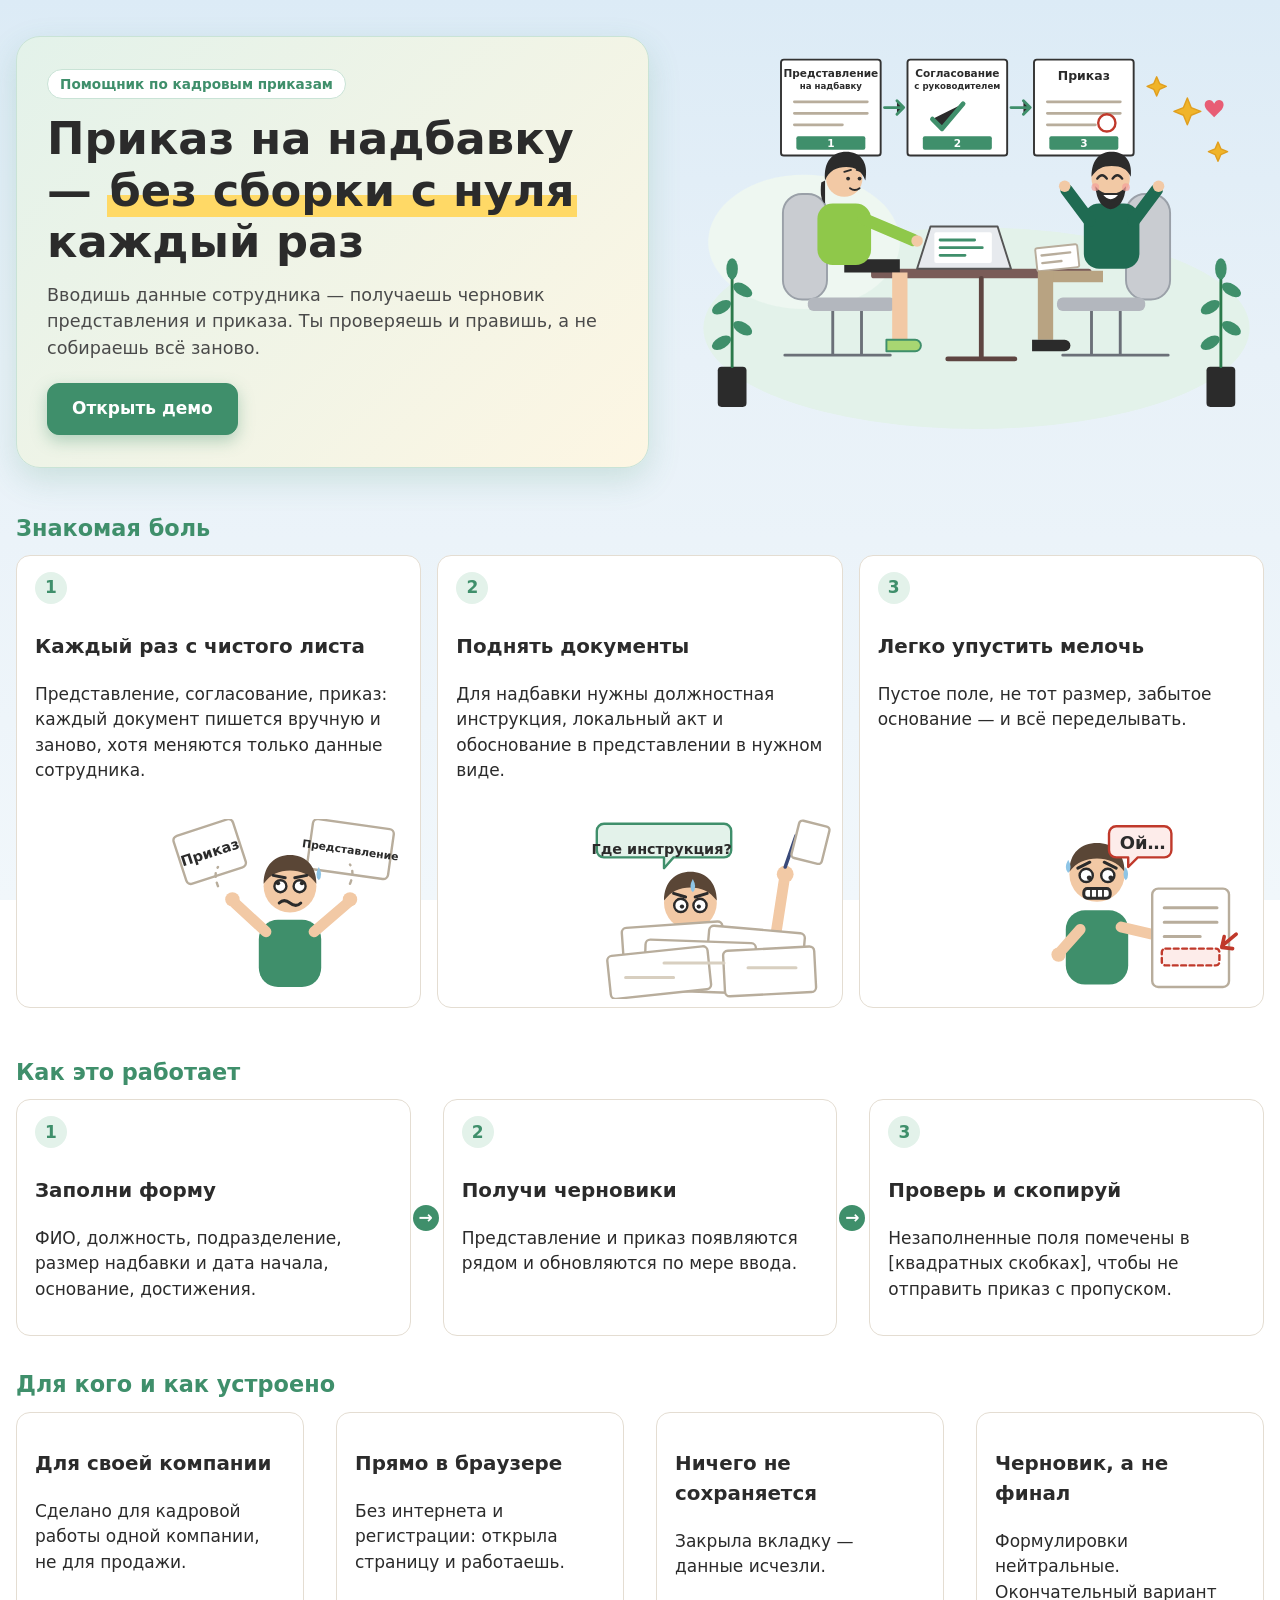
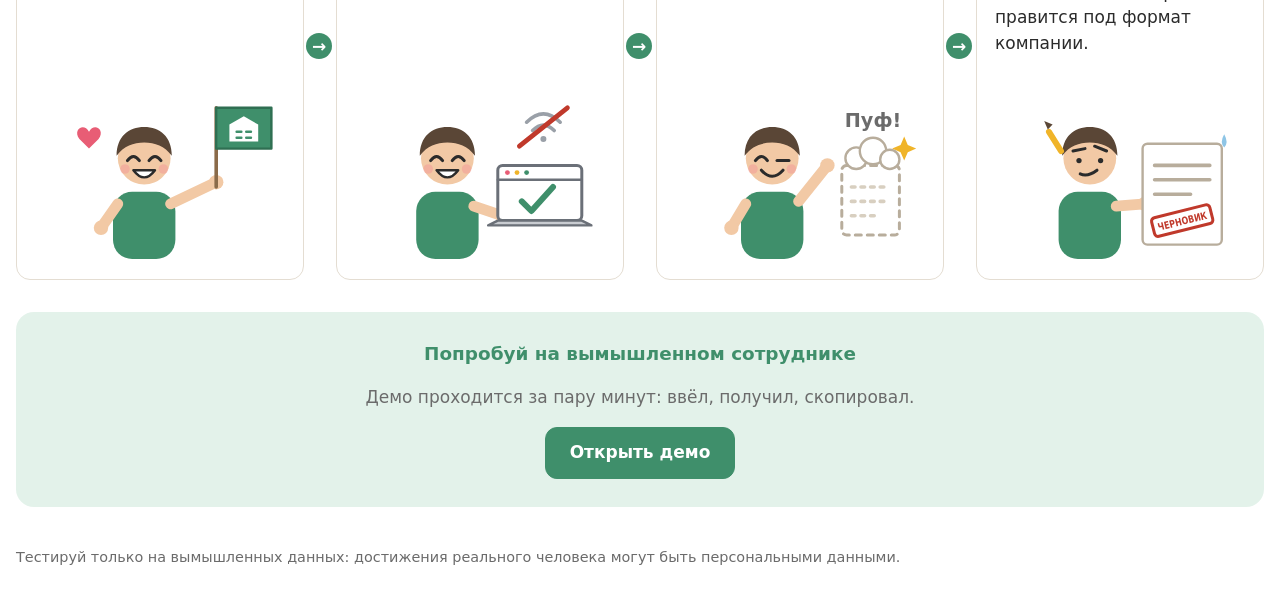
<file: index.html>
<!doctype html>
<html lang="ru">
<head>
<meta charset="utf-8">
<meta name="viewport" content="width=device-width, initial-scale=1">
<title>Помощник по приказу на надбавку</title>
<meta name="description" content="Черновик представления и приказа на надбавку за пару минут.">
<link rel="stylesheet" href="design-system.css">
</head>
<body>
<div class="page">

  <header class="hero">
    <div class="hero-card">
      <span class="badge">Помощник по кадровым приказам</span>
      <h1>Приказ на надбавку — <mark>без сборки с нуля</mark> каждый раз</h1>
      <p>Вводишь данные сотрудника — получаешь черновик представления и приказа. Ты проверяешь и правишь, а не собираешь всё заново.</p>
      <a class="btn" href="demo.html">Открыть демо</a>
    </div>
    <div class="hero-art">
      <img src="img/hero.svg?v=5" alt="Путь надбавки: представление, согласование с руководителем, приказ и довольный сотрудник">
    </div>
  </header>

  <section class="section">
    <h2>Знакомая боль</h2>
    <div class="grid3">
      <div class="card pain p1"><span class="step-num">1</span><h3>Каждый раз с чистого листа</h3><p>Представление, согласование, приказ: каждый документ пишется вручную и заново, хотя меняются только данные сотрудника.</p></div>
      <div class="card pain p2"><span class="step-num">2</span><h3>Поднять документы</h3><p>Для надбавки нужны должностная инструкция, локальный акт и обоснование в представлении в нужном виде.</p></div>
      <div class="card pain p3"><span class="step-num">3</span><h3>Легко упустить мелочь</h3><p>Пустое поле, не тот размер, забытое основание — и всё переделывать.</p></div>
    </div>
  </section>

  <section class="section">
    <h2>Как это работает</h2>
    <div class="flow three">
      <div class="card"><span class="step-num">1</span><h3>Заполни форму</h3><p>ФИО, должность, подразделение, размер надбавки и дата начала, основание, достижения.</p></div>
      <div class="card"><span class="step-num">2</span><h3>Получи черновики</h3><p>Представление и приказ появляются рядом и обновляются по мере ввода.</p></div>
      <div class="card"><span class="step-num">3</span><h3>Проверь и скопируй</h3><p>Незаполненные поля помечены в [квадратных скобках], чтобы не отправить приказ с пропуском.</p></div>
    </div>
  </section>

  <section class="section">
    <h2>Для кого и как устроено</h2>
    <div class="flow">
      <div class="card pic q1"><h3>Для своей компании</h3><p>Сделано для кадровой работы одной компании, не для продажи.</p></div>
      <div class="card pic q2"><h3>Прямо в браузере</h3><p>Без интернета и регистрации: открыла страницу и работаешь.</p></div>
      <div class="card pic q3"><h3>Ничего не сохраняется</h3><p>Закрыла вкладку — данные исчезли.</p></div>
      <div class="card pic q4"><h3>Черновик, а не финал</h3><p>Формулировки нейтральные. Окончательный вариант правится под формат компании.</p></div>
    </div>
  </section>

  <section class="cta">
    <h2>Попробуй на вымышленном сотруднике</h2>
    <p>Демо проходится за пару минут: ввёл, получил, скопировал.</p>
    <a class="btn" href="demo.html">Открыть демо</a>
  </section>

  <footer>Тестируй только на вымышленных данных: достижения реального человека могут быть персональными данными.</footer>
</div>
</body>
</html>
</file>
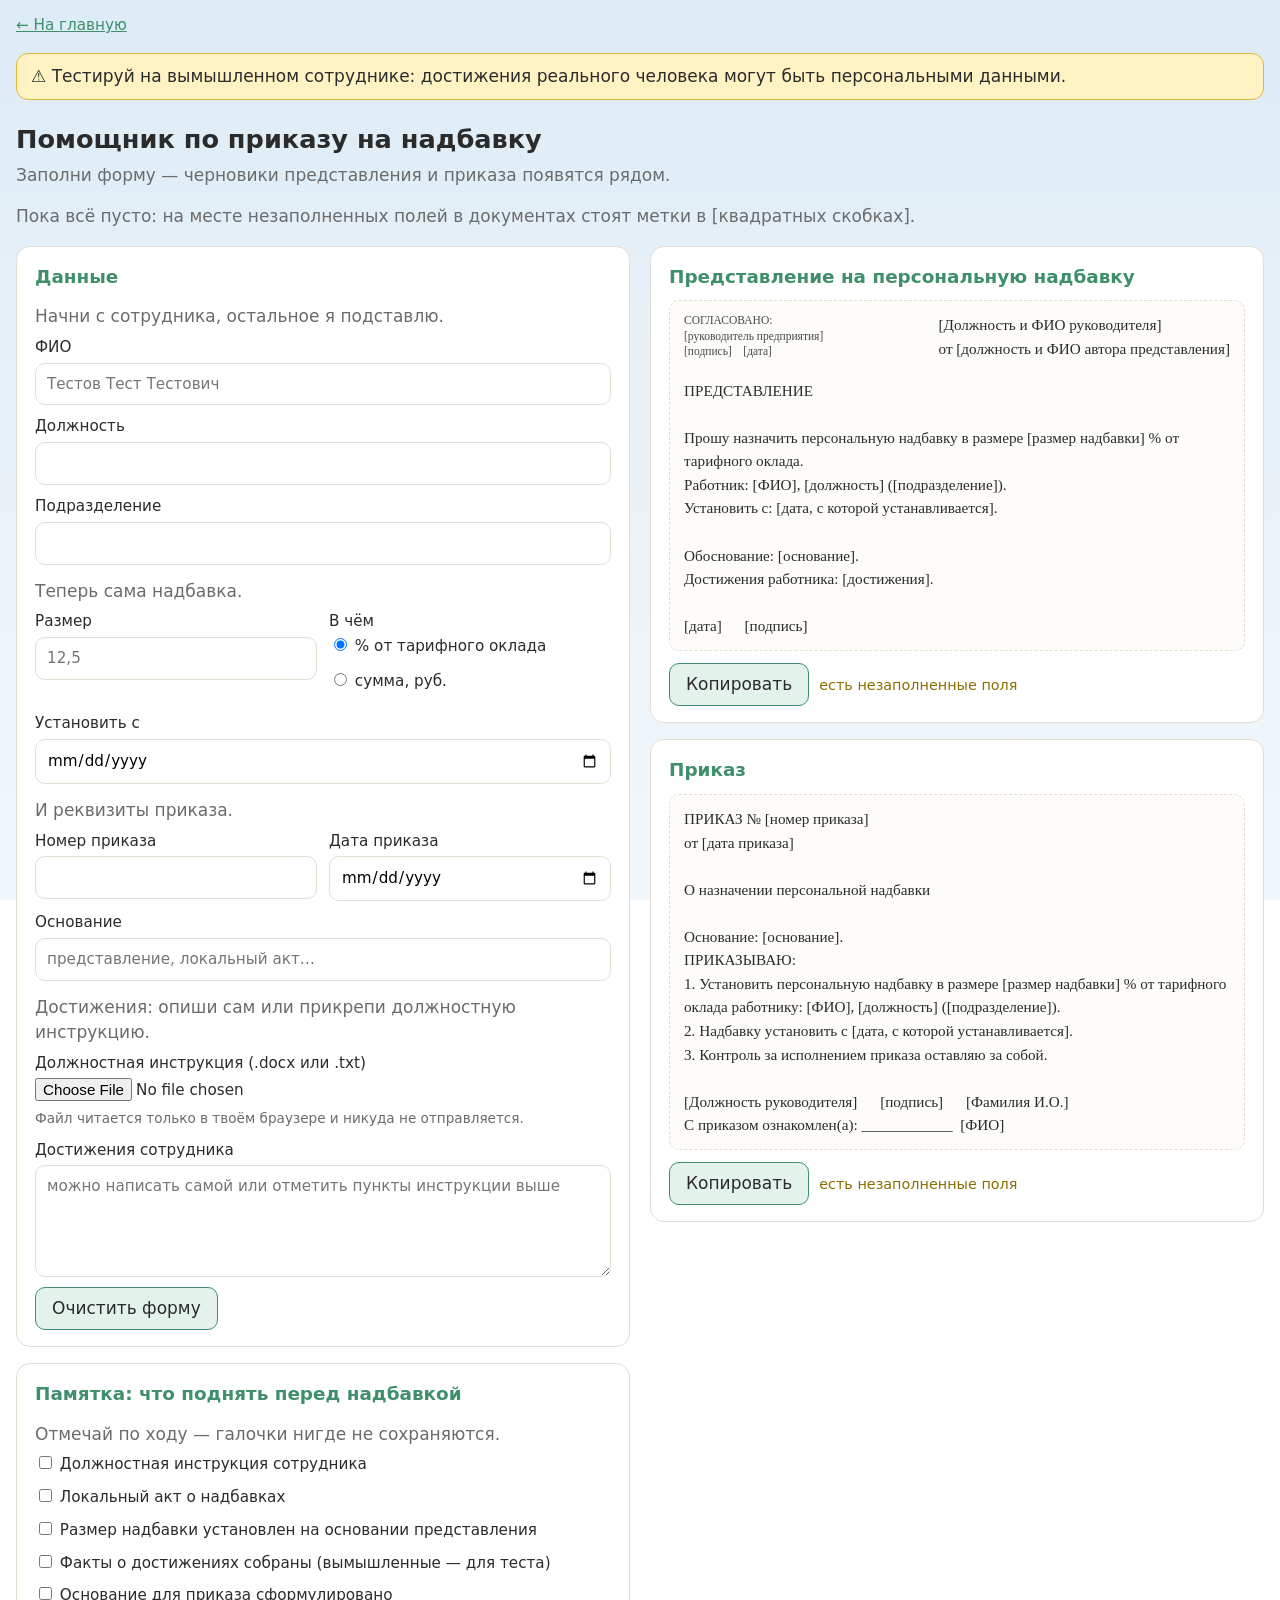
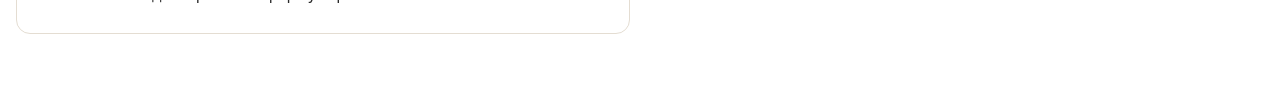
<file: demo.html>
<!doctype html>
<html lang="ru">
<head>
<meta charset="utf-8">
<meta name="viewport" content="width=device-width, initial-scale=1">
<title>Помощник по приказу на надбавку</title>
<link rel="stylesheet" href="design-system.css">
</head>
<body>
<div class="page">
  <div class="topnav"><a href="index.html">← На главную</a></div>
  <div id="warning" role="note">
    ⚠ Тестируй на вымышленном сотруднике: достижения реального человека могут быть персональными данными.
  </div>
  <h1>Помощник по приказу на надбавку</h1>
  <p class="lead">Заполни форму — черновики представления и приказа появятся рядом.</p>
  <p class="lead" id="empty-hint">Пока всё пусто: на месте незаполненных полей в документах стоят метки в [квадратных скобках].</p>
  <div class="layout">
    <div class="col-left">
      <section class="card" id="form">
        <h2>Данные</h2>
        <p class="hint">Начни с сотрудника, остальное я подставлю.</p>
        <label>ФИО <input id="fio" type="text" placeholder="Тестов Тест Тестович"></label>
        <label>Должность <input id="position" type="text"></label>
        <label>Подразделение <input id="department" type="text"></label>
        <p class="hint">Теперь сама надбавка.</p>
        <div class="row">
          <label>Размер <input id="amount" type="text" inputmode="decimal" placeholder="12,5"></label>
          <fieldset>
            <legend>В чём</legend>
            <label class="inline"><input type="radio" name="amountType" value="percent" checked> % от тарифного оклада</label>
            <label class="inline"><input type="radio" name="amountType" value="sum"> сумма, руб.</label>
          </fieldset>
        </div>
        <label>Установить с <input id="startDate" type="date"></label>
        <p class="hint">И реквизиты приказа.</p>
        <div class="row">
          <label>Номер приказа <input id="orderNumber" type="text"></label>
          <label>Дата приказа <input id="orderDate" type="date"></label>
        </div>
        <label>Основание <input id="basis" type="text" placeholder="представление, локальный акт…"></label>
        <p class="hint">Достижения: опиши сам или прикрепи должностную инструкцию.</p>
        <label>Должностная инструкция (.docx или .txt)
          <input id="instr" type="file" accept=".docx,.txt">
        </label>
        <div id="instr-status" class="hint-small">Файл читается только в твоём браузере и никуда не отправляется.</div>
        <div id="duties" class="duties" hidden></div>
        <label>Достижения сотрудника <textarea id="achievements" rows="4" placeholder="можно написать самой или отметить пункты инструкции выше"></textarea></label>
        <button type="button" id="clear">Очистить форму</button>
      </section>
      <section class="card" id="checklist">
        <h2>Памятка: что поднять перед надбавкой</h2>
        <p class="hint">Отмечай по ходу — галочки нигде не сохраняются.</p>
        <label><input type="checkbox"> Должностная инструкция сотрудника</label>
        <label><input type="checkbox"> Локальный акт о надбавках</label>
        <label><input type="checkbox"> Размер надбавки установлен на основании представления</label>
        <label><input type="checkbox"> Факты о достижениях собраны (вымышленные — для теста)</label>
        <label><input type="checkbox"> Основание для приказа сформулировано</label>
      </section>
    </div>
    <div class="col-right">
      <section class="card" id="preview-rep"><h2>Представление на персональную надбавку</h2>
        <pre class="doc" id="out-rep"></pre>
        <button type="button" data-copy="out-rep">Копировать</button><span class="warn-note"></span></section>
      <section class="card" id="preview-order"><h2>Приказ</h2>
        <pre class="doc" id="out-order"></pre>
        <button type="button" data-copy="out-order">Копировать</button><span class="warn-note"></span></section>
    </div>
  </div>
</div>
<script>
const FIELDS = ['fio', 'position', 'department', 'amount', 'startDate', 'orderNumber', 'orderDate', 'basis', 'achievements'];

function collectForm() {
  const d = {};
  FIELDS.forEach(id => { d[id] = document.getElementById(id).value.trim(); });
  d.amountType = document.querySelector('input[name=amountType]:checked').value;
  const ticked = [...document.querySelectorAll('#duties input:checked')].map(c => '— ' + c.value);
  d.achievements = [d.achievements, ...ticked].filter(Boolean).join('\n');
  return d;
}

function parseAmount(s) {
  return /^\d+([.,]\d+)?$/.test(s) ? Number(s.replace(',', '.')) : NaN;
}

function validate(d) {
  const errors = {};
  if (d.amount !== '') {
    const n = parseAmount(d.amount);
    if (!Number.isFinite(n) || n <= 0) errors.amount = 'Нужно число больше нуля, например 12,5';
  }
  if (d.orderDate !== '' && Number.isNaN(Date.parse(d.orderDate))) errors.orderDate = 'Похоже, дата указана неверно';
  return errors;
}

function showErrors(errors) {
  document.querySelectorAll('.err').forEach(e => e.remove());
  FIELDS.forEach(id => {
    const el = document.getElementById(id);
    el.classList.toggle('invalid', id in errors);
    if (id in errors) {
      const m = document.createElement('div');
      m.className = 'err';
      m.textContent = errors[id];
      el.insertAdjacentElement('afterend', m);
    }
  });
}

function clearForm() {
  FIELDS.forEach(id => { document.getElementById(id).value = ''; });
  document.querySelector('input[name=amountType][value=percent]').checked = true;
  document.getElementById('instr').value = '';
  loadInstruction(null);
  render();
}

function ph(value, label) {
  return value === '' ? '[' + label + ']' : value;
}

function formatDate(iso) {
  if (iso === '') return '';
  const [y, m, day] = iso.split('-');
  return day + '.' + m + '.' + y;
}

function amountText(d) {
  const a = ph(d.amount, 'размер надбавки');
  return d.amountType === 'percent' ? a + ' % от тарифного оклада' : a + ' руб.';
}

function buildOrder(d) {
  return [
    'ПРИКАЗ № ' + ph(d.orderNumber, 'номер приказа'),
    'от ' + ph(formatDate(d.orderDate), 'дата приказа'),
    '',
    'О назначении персональной надбавки',
    '',
    'Основание: ' + ph(d.basis, 'основание') + '.',
    'ПРИКАЗЫВАЮ:',
    '1. Установить персональную надбавку в размере ' + amountText(d) + ' работнику: ' +
      ph(d.fio, 'ФИО') + ', ' + ph(d.position, 'должность') + ' (' + ph(d.department, 'подразделение') + ').',
    '2. Надбавку установить с ' + ph(formatDate(d.startDate), 'дата, с которой устанавливается') + '.',
    '3. Контроль за исполнением приказа оставляю за собой.',
    '',
    '[Должность руководителя]      [подпись]      [Фамилия И.О.]',
    'С приказом ознакомлен(а): ____________  ' + ph(d.fio, 'ФИО'),
  ].join('\n');
}

function buildRepresentation(d) {
  return [
    '[Должность и ФИО руководителя]',
    'от [должность и ФИО автора представления]',
    '',
    'ПРЕДСТАВЛЕНИЕ',
    '',
    'Прошу назначить персональную надбавку в размере ' + amountText(d) + '.',
    'Работник: ' + ph(d.fio, 'ФИО') + ', ' + ph(d.position, 'должность') +
      ' (' + ph(d.department, 'подразделение') + ').',
    'Установить с: ' + ph(formatDate(d.startDate), 'дата, с которой устанавливается') + '.',
    '',
    'Обоснование: ' + ph(d.basis, 'основание') + '.',
    'Достижения работника: ' + ph(d.achievements.replace(/[.\s]+$/, ''), 'достижения') + '.',
    '',
    '[дата]      [подпись]',
  ].join('\n');
}

function copyBlock(id) {
  const block = document.getElementById(id);
  const top = block.querySelector('.doc-top');
  const text = top
    ? [top.querySelector('.doc-approve').textContent, top.querySelector('.doc-head').textContent, top.nextSibling.textContent].join('\n\n')
    : block.textContent;
  const fallback = () => {
    const r = document.createRange();
    r.selectNodeContents(document.getElementById(id));
    const s = getSelection();
    s.removeAllRanges();
    s.addRange(r);
  };
  const note = document.getElementById(id).parentElement.querySelector('.warn-note');
  const done = ok => { note.textContent = ok ? 'Скопировано ✓' : 'Не удалось скопировать — текст выделен, нажми Ctrl+C'; };
  const legacy = () => {
    fallback();
    let ok = false;
    try { ok = document.execCommand('copy'); } catch (e) { ok = false; }
    done(ok);
  };
  if (navigator.clipboard) navigator.clipboard.writeText(text).then(() => done(true), legacy);
  else legacy();
}

function render() {
  const d = collectForm();
  const errors = validate(d);
  showErrors(errors);
  document.getElementById('empty-hint').hidden = FIELDS.some(f => d[f] !== '');
  const outs = {
    'out-order': [buildOrder(d), ['fio', 'position', 'department', 'amount', 'startDate', 'orderNumber', 'orderDate', 'basis']],
    'out-rep': [buildRepresentation(d), ['fio', 'position', 'department', 'amount', 'startDate', 'basis', 'achievements']],
  };
  Object.entries(outs).forEach(([id, [text, used]]) => {
    const el = document.getElementById(id);
    el.textContent = '';
    if (id === 'out-rep') {
      // «шапка» представления (кому и от кого) — в правом верхнем углу
      const lines = text.split('\n');
      const top = document.createElement('div');
      top.className = 'doc-top';
      const approve = document.createElement('div');
      approve.className = 'doc-approve';
      approve.textContent = 'СОГЛАСОВАНО:\n[руководитель предприятия]\n[подпись]    [дата]';
      const head = document.createElement('div');
      head.className = 'doc-head';
      head.textContent = lines.slice(0, 2).join('\n');
      top.append(approve, head);
      const body = document.createElement('div');
      body.textContent = lines.slice(3).join('\n');
      el.append(top, body);
    } else {
      el.textContent = text;
    }
    const note = el.parentElement.querySelector('.warn-note');
    note.textContent = (used.some(f => d[f] === '') || Object.keys(errors).length)
      ? 'есть незаполненные поля' : '';
  });
}

// --- Должностная инструкция: читаем файл локально, достаём обязанности ---
async function inflateRaw(bytes) {
  const stream = new Blob([bytes]).stream().pipeThrough(new DecompressionStream('deflate-raw'));
  return new Uint8Array(await new Response(stream).arrayBuffer());
}

async function readDocxParagraphs(buf) {
  const u8 = new Uint8Array(buf), dv = new DataView(buf);
  let eocd = -1;
  for (let i = u8.length - 22; i >= Math.max(0, u8.length - 66000); i--) {
    if (dv.getUint32(i, true) === 0x06054b50) { eocd = i; break; }
  }
  if (eocd < 0) throw new Error('not a zip');
  const count = dv.getUint16(eocd + 10, true);
  let p = dv.getUint32(eocd + 16, true);
  for (let n = 0; n < count; n++) {
    const method = dv.getUint16(p + 10, true), csize = dv.getUint32(p + 20, true);
    const nameLen = dv.getUint16(p + 28, true), extraLen = dv.getUint16(p + 30, true), commentLen = dv.getUint16(p + 32, true);
    const localOff = dv.getUint32(p + 42, true);
    const name = new TextDecoder().decode(u8.subarray(p + 46, p + 46 + nameLen));
    if (name === 'word/document.xml') {
      const dataStart = localOff + 30 + dv.getUint16(localOff + 26, true) + dv.getUint16(localOff + 28, true);
      let data = u8.subarray(dataStart, dataStart + csize);
      if (method === 8) data = await inflateRaw(data);
      const xml = new TextDecoder().decode(data);
      return xml.split('</w:p>').map(par => par
        .replace(/<w:tab\/>/g, ' ').replace(/<[^>]+>/g, '')
        .replace(/&amp;/g, '&').replace(/&lt;/g, '<').replace(/&gt;/g, '>').replace(/&quot;/g, '"').replace(/&apos;/g, "'")
        .replace(/\s+/g, ' ').trim()).filter(Boolean);
    }
    p += 46 + nameLen + extraLen + commentLen;
  }
  throw new Error('no document.xml');
}

function extractDuties(paragraphs) {
  const start = paragraphs.findIndex(t => /должностн\S*\s+обязанност|функци/i.test(t) && t.length < 80);
  let rest = start >= 0 ? paragraphs.slice(start + 1) : paragraphs;
  const end = rest.findIndex(t => /^(\d+\.?\s*)?(права|ответственност|требовани|взаимоотношен|порядок)/i.test(t) && t.length < 80);
  if (end >= 0) rest = rest.slice(0, end);
  return rest.filter(t => t.length >= 20).slice(0, 40);
}

const INSTR_HINT = 'Файл читается только в твоём браузере и никуда не отправляется.';

async function loadInstruction(file) {
  const status = document.getElementById('instr-status'), box = document.getElementById('duties');
  box.hidden = true; box.textContent = '';
  status.textContent = INSTR_HINT;
  if (file) {
    if (file.size > 5 * 1024 * 1024) { status.textContent = 'Файл больше 5 МБ — возьми файл поменьше.'; }
    else {
      try {
        const paragraphs = /\.docx$/i.test(file.name)
          ? await readDocxParagraphs(await file.arrayBuffer())
          : (await file.text()).split(/\r?\n/).map(t => t.trim()).filter(Boolean);
        const duties = extractDuties(paragraphs);
        if (!duties.length) status.textContent = 'Не нашла в файле обязанностей. Опиши достижения вручную.';
        else {
          status.textContent = 'Нашла пунктов: ' + duties.length + '. Отметь те, что сотрудник выполняет особенно хорошо, — они попадут в достижения.';
          duties.forEach(t => {
            const l = document.createElement('label');
            const c = document.createElement('input');
            c.type = 'checkbox'; c.value = t;
            l.append(c, ' ' + t);
            box.append(l);
          });
          box.hidden = false;
        }
      } catch (e) {
        status.textContent = 'Не получилось прочитать файл. Подходят .docx и .txt (PDF и старый .doc — нет). Опиши достижения вручную.';
      }
    }
  }
  render();
}

document.getElementById('instr').addEventListener('change', e => loadInstruction(e.target.files[0]));
document.querySelectorAll('[data-copy]').forEach(b =>
  b.addEventListener('click', () => copyBlock(b.dataset.copy)));
document.getElementById('form').addEventListener('input', render);
render();
document.getElementById('clear').addEventListener('click', clearForm);
</script>
</body>
</html>
</file>
<file: design-system.css>
/* Дизайн-система «Помощник по кадровым приказам»: тёплая, спокойная, дружелюбная.
   Токены — в :root, компоненты — ниже. Подключается и лендингом, и демо. */
  :root {
    --bg: #e8f1f8;
    --card: #ffffff;
    --text: #2b2b2b;
    --muted: #6b6b6b;
    --accent: #3f8f6b;
    --accent-soft: #e3f2ea;
    --warn-bg: #fff3c4;
    --warn-border: #e0b73a;
    --error: #c0392b;
    --border: #e4ddd2;
  }
  * { box-sizing: border-box; }
  body {
    margin: 0;
    padding: 0 16px 40px;
    background: linear-gradient(180deg, #dcebf6 0%, #e8f1f8 40%, #f1f7fb 100%) fixed;
    color: var(--text);
    font: 17px/1.5 system-ui, -apple-system, "Segoe UI", sans-serif;
  }
  .page { max-width: 1400px; margin: 0 auto; }
  h1 { font-size: 1.6rem; margin: 20px 0 4px; }
  h2 { font-size: 1.15rem; margin: 0 0 10px; color: var(--accent); }
  .lead { color: var(--muted); margin: 0 0 16px; }
  .layout { display: grid; grid-template-columns: 1fr; gap: 20px; }
  @media (min-width: 900px) { .layout { grid-template-columns: 1fr 1fr; align-items: start; } }
  #warning {
    background: var(--warn-bg);
    border: 1px solid var(--warn-border);
    border-radius: 12px;
    padding: 10px 14px;
    margin-top: 16px;
  }
  .hint { color: var(--muted); margin: 14px 0 6px; }
  label { display: block; margin-bottom: 10px; font-size: 0.95rem; }
  label.inline { display: inline-block; margin-right: 14px; }
  input[type=text], input[type=date], textarea {
    display: block; width: 100%; margin-top: 4px; padding: 9px 11px;
    font: inherit; border: 1px solid var(--border); border-radius: 10px; background: #fff;
  }
  input:focus, textarea:focus { outline: 2px solid var(--accent); border-color: var(--accent); }
  .invalid { border-color: var(--error) !important; background: #fdf0ee; }
  .err { color: var(--error); font-size: 0.85rem; margin-top: 2px; }
  fieldset { border: 0; padding: 0; margin: 0 0 10px; }
  legend { font-size: 0.95rem; padding: 0; }
  .row { display: grid; grid-template-columns: 1fr; gap: 0 12px; }
  @media (min-width: 500px) { .row { grid-template-columns: 1fr 1fr; } }
  button {
    font: inherit; padding: 8px 16px; border-radius: 10px; cursor: pointer;
    border: 1px solid var(--accent); background: var(--accent-soft); color: var(--text);
  }
  .doc {
    white-space: pre-wrap; overflow-wrap: anywhere; margin: 0 0 12px; padding: 12px 14px;
    background: #fdfcf9; border: 1px dashed var(--border); border-radius: 10px;
    font: 0.95rem/1.55 Georgia, "Times New Roman", serif;
  }
  .warn-note { margin-left: 10px; color: #8a6d00; font-size: 0.9rem; }
  button:hover { background: #d3ebdf; }
  .card {
    background: var(--card);
    border: 1px solid var(--border);
    border-radius: 14px;
    padding: 16px 18px;
    margin-bottom: 16px;
    min-width: 0;
  }

/* ---- Компоненты для лендинга ---- */
a { color: var(--accent); }
.btn {
  display: inline-block; font: inherit; font-weight: 600; text-decoration: none;
  padding: 12px 24px; border-radius: 12px; border: 1px solid var(--accent);
  background: var(--accent); color: #fff; cursor: pointer;
}
.btn:hover { background: #357a5b; }
.btn.secondary { background: var(--accent-soft); color: var(--text); }
.btn.secondary:hover { background: #d3ebdf; }
.topnav { padding-top: 14px; font-size: 0.95rem; }
.hero { padding: 36px 0 20px; }
.hero h1 { font-size: clamp(1.8rem, 6vw, 2.8rem); line-height: 1.15; margin: 0 0 14px; }
.hero p { font-size: 1.1rem; max-width: 640px; color: var(--muted); margin: 0 0 22px; }
.grid3 { display: grid; grid-template-columns: 1fr; gap: 16px; }
@media (min-width: 800px) { .grid3 { grid-template-columns: repeat(3, 1fr); } }
.step-num {
  display: inline-grid; place-items: center; width: 32px; height: 32px; border-radius: 50%;
  background: var(--accent-soft); color: var(--accent); font-weight: 700; margin-bottom: 8px;
}
.section { padding: 24px 0 8px; }
.section > h2 { font-size: 1.4rem; }
.cta { text-align: center; padding: 28px 18px; background: var(--accent-soft); border-radius: 18px; margin: 24px 0; }
.cta p { color: var(--muted); }
footer { color: var(--muted); font-size: 0.9rem; padding: 16px 0 0; }
.hero { display: grid; grid-template-columns: 1fr; gap: 24px; align-items: center; }
@media (min-width: 900px) { .hero { grid-template-columns: 1.1fr 1fr; gap: 40px; } }
.sample { margin: 0; }
.sample-note { color: var(--muted); font-size: 0.85rem; margin: 0; }

/* ---- Иллюстрации карточек «Знакомая боль»: сотрудник с бумагами (img/p1-3.svg) ---- */
.pain { padding-bottom: 206px; background-repeat: no-repeat; background-position: right 10px bottom 8px; background-size: 240px 180px; position: relative; }
.pain.p1 { background-image: url("img/p1.svg?v=5"); }
.pain.p2 { background-image: url("img/p2.svg?v=5"); }
.pain.p3 { background-image: url("img/p3.svg?v=5"); }

/* ---- Выделенное окно посыла в шапке ---- */
.hero-card {
  background: linear-gradient(135deg, #e3f2ea 0%, #fdf6e3 100%);
  border: 1px solid #c9e3d6;
  border-radius: 24px;
  padding: 32px 30px;
  box-shadow: 0 12px 32px rgba(63, 143, 107, 0.18);
}
.hero-card h1 { color: var(--text); }
.hero-card p { color: #4a4a4a; }
.hero-card mark {
  background: linear-gradient(transparent 58%, #ffd966 58%);
  color: inherit; padding: 0 2px;
}
.badge {
  display: inline-block; font-size: 0.85rem; font-weight: 600; color: var(--accent);
  background: #fff; border: 1px solid #c9e3d6; border-radius: 999px; padding: 4px 12px; margin-bottom: 14px;
}
.hero-card .btn { box-shadow: 0 6px 16px rgba(63, 143, 107, 0.35); }
.hero-art img { width: 100%; height: auto; display: block; }

/* ---- Поток шагов со стрелками (продолжение процесса) ---- */
.flow { display: grid; grid-template-columns: 1fr; gap: 28px; }
@media (min-width: 640px) { .flow { grid-template-columns: repeat(2, 1fr); gap: 32px; } }
@media (min-width: 1000px) { .flow { grid-template-columns: repeat(4, 1fr); gap: 32px; } }
.flow .card { position: relative; margin-bottom: 0; }
.flow .card:not(:last-child)::after {
  content: "↓"; position: absolute; left: 50%; bottom: -26px; transform: translateX(-50%);
  width: 26px; height: 26px; border-radius: 50%; background: var(--accent); color: #fff;
  display: grid; place-items: center; font-weight: 700; line-height: 1;
}
@media (min-width: 640px) {
  .flow .card:not(:last-child)::after { content: "→"; left: auto; right: -29px; bottom: auto; top: 50%; transform: translateY(-50%); }
  .flow .card:nth-child(2)::after { display: none; }
}
@media (min-width: 1000px) {
  .flow .card:nth-child(2)::after { display: grid; }
}
@media (min-width: 1000px) { .flow.three { grid-template-columns: repeat(3, 1fr); } }

.hint-small { color: var(--muted); font-size: 0.85rem; margin: -4px 0 10px; }
.duties { max-height: 240px; overflow: auto; border: 1px solid var(--border); border-radius: 10px; padding: 8px 12px; margin-bottom: 10px; background: #fdfcf9; }
.duties label { font-size: 0.9rem; margin-bottom: 6px; }
input[type=file] { display: block; margin-top: 4px; font: inherit; max-width: 100%; }

/* ---- Иллюстрации карточек «Для кого и как устроено» ---- */
.flow .card.pic { padding-bottom: 206px; background-repeat: no-repeat; background-position: right 10px bottom 8px; background-size: 240px 180px; }
.flow .card.q1 { background-image: url("img/q1.svg?v=1"); }
.flow .card.q2 { background-image: url("img/q2.svg?v=1"); }
.flow .card.q3 { background-image: url("img/q3.svg?v=1"); }
.flow .card.q4 { background-image: url("img/q4.svg?v=3"); }

/* Шапка документа (кому / от кого) — справа вверху */
.doc-top { display: flex; flex-wrap: wrap; justify-content: space-between; align-items: flex-start; gap: 10px 16px; margin-bottom: 1.2em; }
.doc-approve { font-size: 0.72rem; line-height: 1.35; max-width: 42%; color: #4a4a4a; }
.doc-head { max-width: 55%; margin-left: auto; }
</file>
